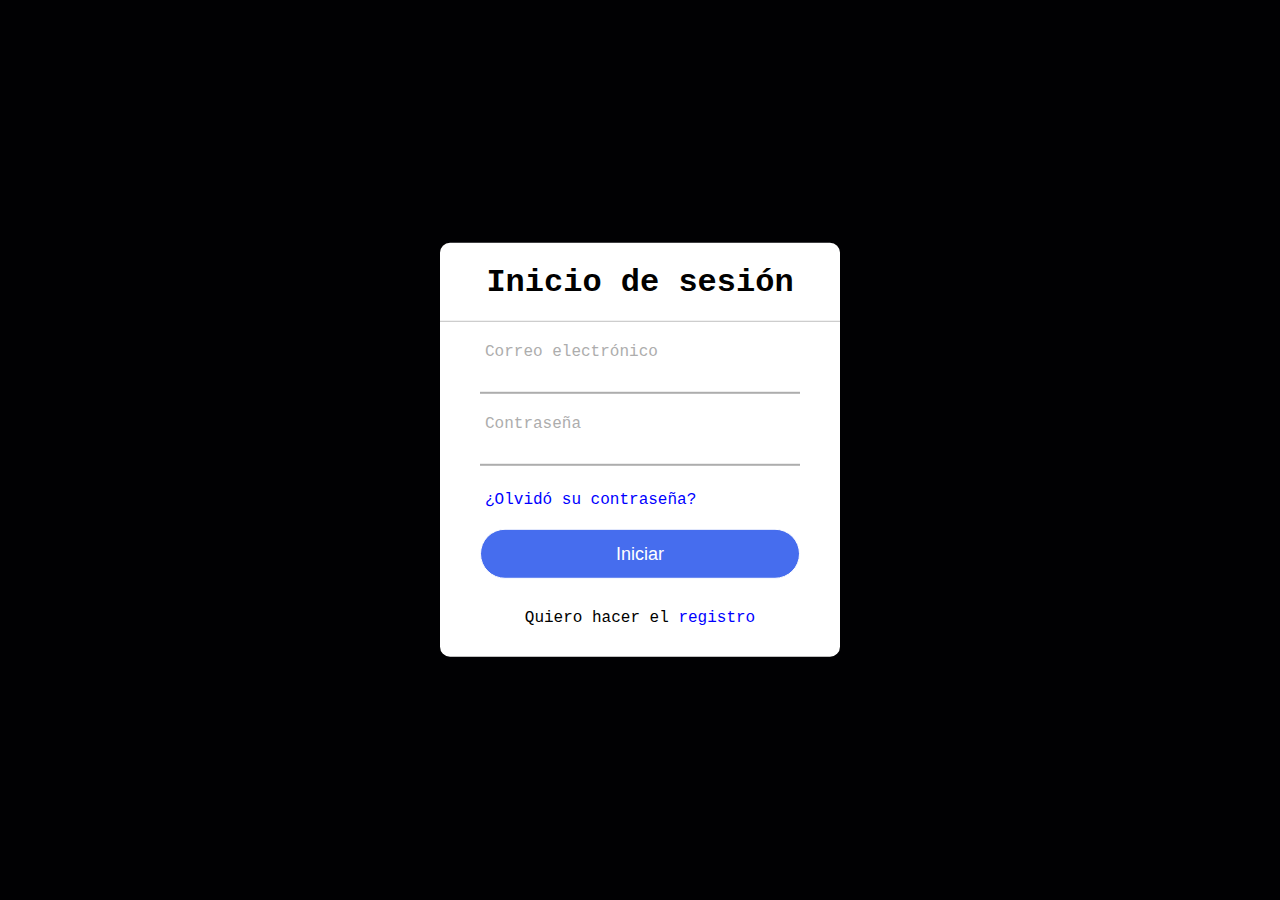
<file: practica/index.html>
<!DOCTYPE html>
<html lang="es">
<head>
    <meta charset="UTF-8">
    <meta name="viewport" content="width=device-width, initial-scale=1.0">
    <title>Login</title>
    <link href="Login.css" rel="stylesheet" type="text/css"><!--Conexion con css-->
    <link rel="icon" type="image/png" href="Imagenes\logo4m.png">
</head>
<body><!--Login-->
    <div class="formulario">
        <h1>Inicio de sesión</h1>
        <form method="post" action="login.php">
            <div class="username">
                <input type="text" name="correo" id="correo" required>
                <label>Correo electrónico</label>
            </div>
            <div class="contra">
                <input type="password" name="contrasena" id="contrasena" required>
                <label>Contraseña</label>
            </div>
            <div class="recordar">
                <a href="OlvidoSuContrasena.html">¿Olvidó su contraseña?</a>
            </div>
            <input type="submit" value="Iniciar">
            <div class="registrarse">
                Quiero hacer el <a href="registro.html">registro</a>
            </div>
        </form>
    </div>
</body>
</html>
</file>
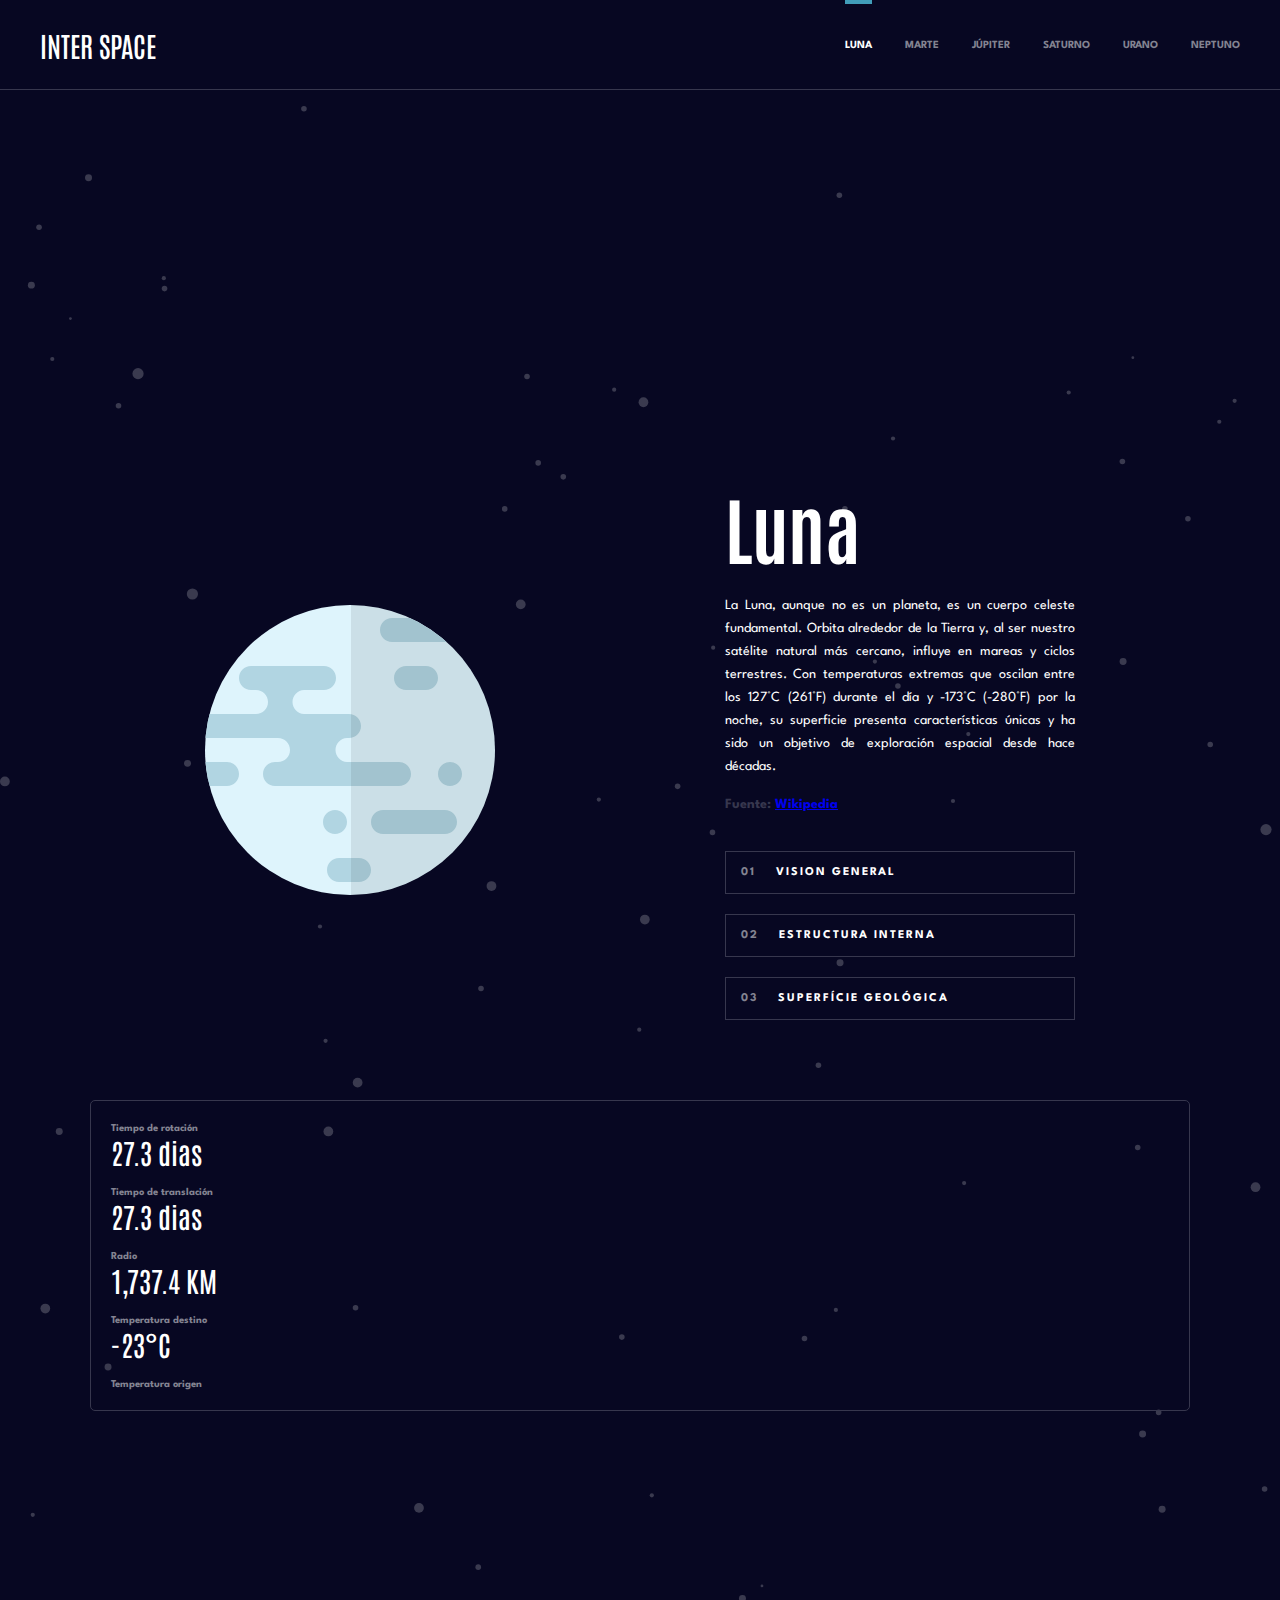
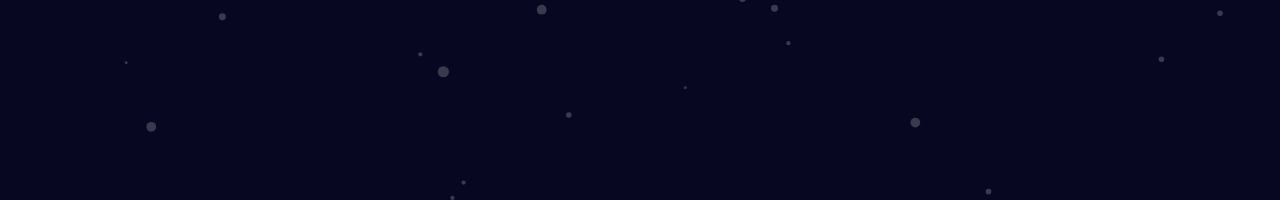
<file: practica/Mi plan de viaje/index.html>
<!DOCTYPE html>
<html lang="en">
<head>
    <meta charset="UTF-8">
    <meta http-equiv="X-UA-Compatible" content="IE=edge">
    <meta name="viewport" content="width=device-width, initial-scale=1.0">
    <title>Inter Space</title>

    <link rel="icon" type="image/png" sizes="32x32" href="images/Logo4m.png"><!--Logo en el navegador-->

    <script src="js/menu.js" defer></script> <!--Aparece un menu en el deseño responsive-->
    <script src="js/data.js" defer></script> <!--Trae la informacion de cada planeta-->
    <script src="js/script.js" defer></script> <!--Es el diseño-->
    <script src="js/main.js" defer></script> <!--Trae el clima de buenos aires-->

    <!--Conexion a css-->
    <link rel="stylesheet" href="css/components.css">
    <link rel="stylesheet" href="css/elements.css">
    <link rel="stylesheet" href="css/generic.css">
    <link rel="stylesheet" href="settings/global.css">
    <link rel="stylesheet" href="settings/reset.css">
    <link rel="stylesheet" href="settings/responsive.css">

</head>
<body>
    <header>
          <h1>Inter Space</h1>
        <nav>
            <button class="nav-button" id="0" onclick="pressButton(this.id)">Luna</button>
            <button class="nav-button" id="1" onclick="pressButton(this.id)">Marte</button>
            <button class="nav-button" id="2" onclick="pressButton(this.id)">Júpiter</button>
            <button class="nav-button" id="3" onclick="pressButton(this.id)">Saturno</button>
            <button class="nav-button" id="4" onclick="pressButton(this.id)">Urano</button>
            <button class="nav-button" id="5" onclick="pressButton(this.id)">Neptuno</button>
        </nav>
        <button class="menu-button">
            <div class="menu-toogle"></div>
            <div class="menu-toogle"></div>
            <div class="menu-toogle"></div>
        </button>
    </header>
    <main>
        <div class="planet-review">
                <img src="" alt="">
        <article class="text-section">
            <div>
                <h2></h2>
                <p></p>
                <span>Fuente: <a href="" target="_blank"> Wikipedia</a></span>
            </div>
            <div class="planet-structure">
                <button class="planet-structure-button"><span>01</span>Vision general</button>
                <button class="planet-structure-button"><span>02</span>Estructura interna</button>
                <button class="planet-structure-button"><span>03</span>Superfície geológica</button>
            </div>
        </article>
        </div>
        <article class="data-section">
            <div>
                <span>Tiempo de rotación</span>
                <h1></h1>
            </div>
            <div>
                <span>Tiempo de translación</span>
                <h1></h1>
            </div>
            <div>
                <span>Radio</span>
                <h1></h1>
            </div>
            <div>
                <span>Temperatura destino</span>
                <h1></h1>
            </div>
            <div>
                <span>Temperatura origen</span>
                <div class="contenedor__resultado" id="contenedor__datos" >
                </div>
                <form id="formulario">
                  <label for="ciudad" hidden>Ciudad:</label>
                  <input type="text" id="ciudad" name="ciudad" value="Buenos Aires" style="display: none;" required>
                
                  <label for="pais" hidden>País:</label>
                  <input type="text" id="pais" name="pais" value="Argentina" style="display: none;" required>
                </form>
                   
            </div>
              
        </article>
    </main>
</body>
</html>
</file>
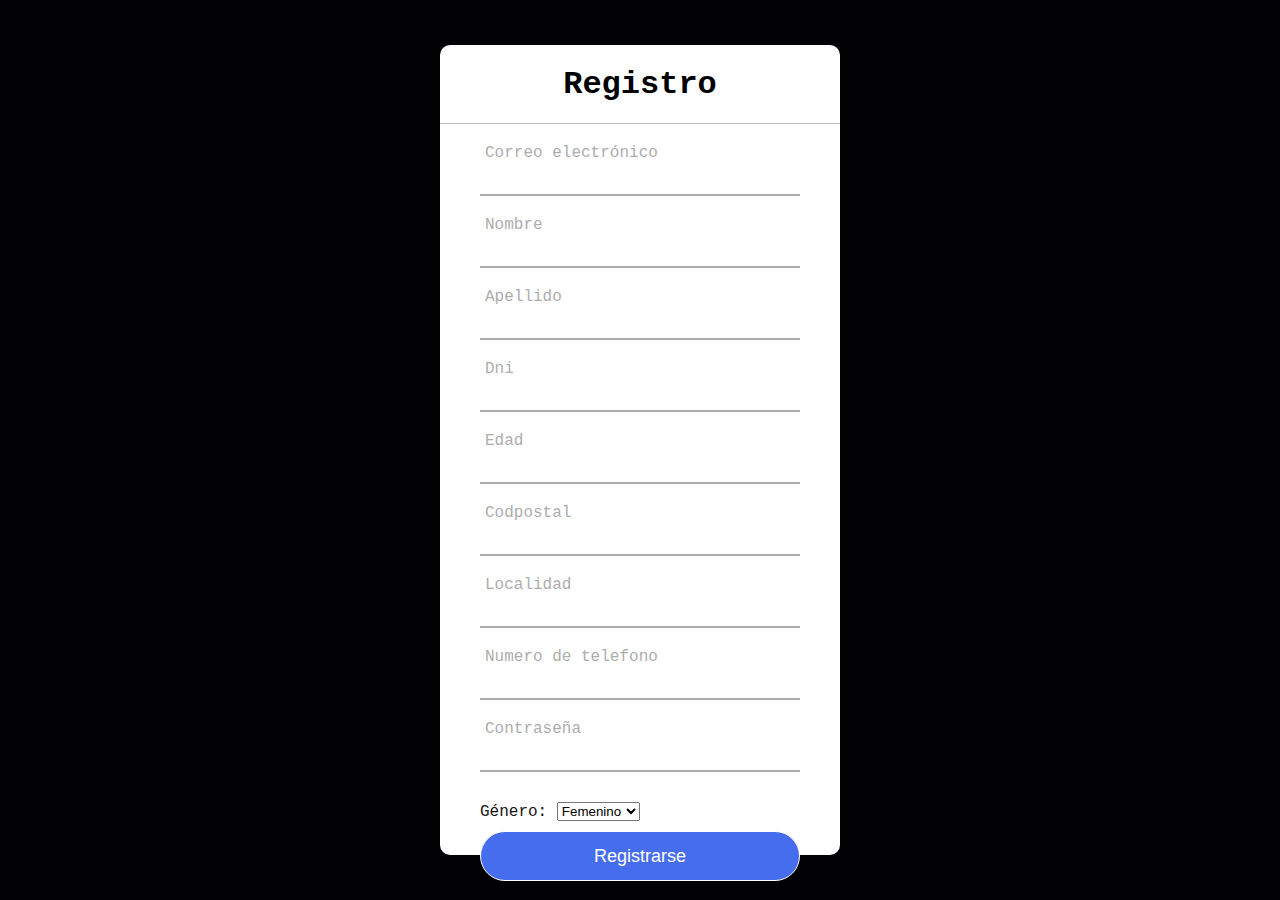
<file: practica/registro.html>
<!DOCTYPE html>
<html lang="es">
<head>
    <meta charset="UTF-8">
    <meta name="viewport" content="width=device-width, initial-scale=1.0">
    <title>Registro</title>
    <link href="registro.css" rel="stylesheet" type="text/css"><!--Conexion con css-->
    <link rel="icon" type="image/png" href="Imagenes\logo4m.png">
</head>
<body><!--Registro de personas-->
    <div class="formulario">
        <h1>Registro</h1>
        <form method="post" action="registro.php"><!-- conexion con php -->
            <div class="correo">
                <input type="text" name="correo" id="correo" required><!-- Asigna el nombre "correo" -->
                <label>Correo electrónico</label>
            </div>
            <div class="nombre">
                <input type="text" name="nombre" id="nombre" required><!-- Asigna el nombre "nombre" -->
                <label>Nombre</label>
            </div>
            <div class="nombre">
                <input type="text" name="apellido" id="apellido" required><!-- Asigna el nombre "apellido" -->
                <label>Apellido</label>
            </div>
            <div class="nombre">
                <input type="text" name="dni" id="dni" required><!-- Asigna el nombre "dni" -->
                <label>Dni</label>
            </div>
            <div class="nombre">
                <input type="text" name="edad" id="edad" required><!-- Asigna el nombre "edad" -->
                <label>Edad</label>
            </div>
            <div class="nombre">
                <input type="text" name="codpostal" id="codpostal" required><!-- Asigna el nombre "codpostal" -->
                <label>Codpostal</label>
            </div>
            <div class="nombre">
                <input type="text" name="localidad" id="localidad" required><!-- Asigna el nombre "localidad" -->
                <label>Localidad</label>
            </div>
            <div class="nombre">
                <input type="text" name="numtel" id="numtel" required><!-- Asigna el nombre "numtel" -->
                <label>Numero de telefono</label>
            </div>
            <div class="contrasena">
                <input type="password" name="contrasena" id="contrasena" required><!-- Asigna el nombre "contrasena" -->
                <label>Contraseña</label>
            </div>
            <div class="genero">
                <label for="genero">Género:</label>
                <select name="genero" id="genero" required>
                    <option value="femenino">Femenino</option>
                    <option value="masculino">Masculino</option>
                </select>
            </div>
            <div class="permisos">
                <label name="permisos" id="permisos" value="0"></label>
            </div>
            <input type="submit" value="Registrarse">
        </form><!-- conexion con php -->
    </div>
    
</body>
</html>
</file>
<file: practica/Login.css>
body{
    margin: 0;
    padding: 0;
    font-family: "Courier New", monospace;
    background: #010103;
    height: 100vh;
}
.formulario{
    position: absolute;
    top: 50%;
    left: 50%;
    transform: translate(-50%, -50%);
    width: 400px;
    background: white;
    border-radius: 10px;
}
.formulario h1{
    text-align: center;
    padding: 0 0 20px 0;
    border-bottom: 1px solid silver;
}
.formulario form{
    padding: 0 40px;
    box-sizing: border-box;
}
form .username{
    position: relative;
    border-bottom: 2px solid #adadad;
    margin: 30px 0;
}
form .contra{
    position: relative;
    border-bottom: 2px solid #adadad;
    margin: 30px 0;
}
.username input{
    width: 100%;
    padding: 0 5px;
    height: 40px;
    font-size: 16px;
    border: none;
    background: none;
    outline: none;
}
.contra input{
    width: 100%;
    padding: 0 5px;
    height: 40px;
    font-size: 16px;
    border: none;
    background: none;
    outline: none;
}
.username label{
    position: absolute;
    top: 0;
    left: 5px;
    color: #adadad;
    font-size: 16px;
    pointer-events: none;
    transition: .5s;
    transform: translateY(-50%);
}
.contra label{
    position: absolute;
    top: 0;
    left: 5px;
    color: #adadad;
    font-size: 16px;
    pointer-events: none;
    transition: .5s;
    transform: translateY(-50%);
}
.username span::before{
    content:'';
    position: absolute;
    top: 40px;
    left: 0;
    width: 100%;
    height: 2px;
    background: #466dee;
    transition: .5s;
}
.contra span::before{
    content:'';
    position: absolute;
    top: 40px;
    left: 0;
    width: 100%;
    height: 2px;
    background: #466dee;
    transition: .5s;
} 
.username input:focus ~ span::before,
.username input:focus ~ span::before{
  width: 100%;

}
.contra input:focus ~ span::before,
.contra input:focus ~ span::before{
  width: 100%;

}
.recordar{
    margin: -5px 0 20px 5px;
    color: blue;
    cursor: pointer;
    
}
.recordar a{
    color: blue;
    text-decoration: none;
}
.recordar:hover{
    text-decoration: underline;
}
input[type="submit"]{
    width: 100%;
    height: 50px;
    border: 1px solid;
    background: #466dee;
    border-radius: 25px;
    font-size: 18px;
    color: white;
    cursor: pointer;
    outline: none;
}
input[type="submit"]:hover{
    border-color: #466dee;
    transition: .5s;
}
.registrarse{
    margin: 30px 0;
    text-align: center;
    font-size: 16px;
    color: black;
}
.registrarse a{
    color: blue;
    text-decoration: none;
}
.registrarse a:hover{
    text-decoration: underline;
}
</file>
<file: practica/Mi plan de viaje/css/components.css>
@import url('components/header.css');
@import url('components/main.css');
</file>
<file: practica/Mi plan de viaje/css/elements.css>
@import url('elements/nav-button.css');
@import url('elements/planet-structure-button.css');
@import url('elements/data-section-div.css');
@import url('elements/menu-button.css');
</file>
<file: practica/Mi plan de viaje/css/generic.css>
@import url('generic/background.css');
</file>
<file: practica/Mi plan de viaje/settings/global.css>
:root {
    --color-white: #fff;
    --color-black: #070722;
    --color-dark-grey: #37374e;
    --color-light-grey: #838391;
    --color-mercury: #419db9;
    --color-venus: #eda44a;
    --color-earth: #6f2ed6;
    --color-mars: #d14e33;
    --color-jupiter: #d93b36;
    --color-saturn: #cb5020;
    --color-uranus: #1ec2a4;
    --color-neptune: #2d68f0;

    --button-hover: #313148;

    --ff-spartan: "Spartan",sans-serif;
    --ff-antonio: "Antonio",sans-serif;
    --ff-base-size: 14px;
}
</file>
<file: practica/Mi plan de viaje/settings/responsive.css>
@media screen and (max-width: 1130px) {
    header {height: 15vh; flex-direction: column;}

    header h1 {padding-top: 15px; margin-left: 0;}

    nav {
        height: 50%;
        width: 100%; 
        justify-content: space-evenly;
        margin-right: 0;
    }

    .nav-button:nth-child(1):hover {border-bottom: 4px solid var(--color-mercury);}
    .nav-button:nth-child(2):hover {border-bottom: 4px solid var(--color-venus);}
    .nav-button:nth-child(3):hover {border-bottom: 4px solid var(--color-earth);}
    .nav-button:nth-child(4):hover {border-bottom: 4px solid var(--color-mars);}
    .nav-button:nth-child(5):hover {border-bottom: 4px solid var(--color-jupiter);}
    .nav-button:nth-child(6):hover {border-bottom: 4px solid var(--color-saturn);}
    .nav-button:nth-child(7):hover {border-bottom: 4px solid var(--color-uranus);}
    .nav-button:nth-child(8):hover {border-bottom: 4px solid var(--color-neptune);}

    .planet-review, .data-section {width: 90%;}

    .planet-review {flex-direction: column;}

    .planet-review img {max-width: 40%;}

    .text-section {flex-direction: row; width: 100%; justify-content: space-around;}

    .planet-structure {justify-content: flex-end;}

}

@media screen and (max-width: 930px) {

    .data-section span {font-size: 0.6rem;}
    .data-section h1 {font-size: 2rem;}
    
}

@media screen and (max-width: 800px) {
    header {
        height: 10vh;
        flex-direction: row;
        justify-content: space-between;
        align-items: center;
    }

    header h1 {margin-left: 40px; padding-top: 0;}

    .menu-button {display: inherit; margin-right: 40px;}

    nav {
        background-color: var(--color-black);
        top: 10vh;
        display: none;
        position: absolute;
        flex-direction: column;
        gap: 0;
        justify-content: flex-start;
        align-items: center;
        height: calc(100vh - 10vh);
    }

    .nav-button {
        display: flex;
        justify-content: flex-start;
        align-items: center;
        border-bottom: 1px solid var(--button-hover);
        font-size: 1rem;
        height: 64px;
        width: 90%;
    }

    main {height: 1350px;}

    main h2 {
        display: flex; 
        justify-content: center;
        align-items: center;
        padding-top: 40px;
    }

    .text-section {flex-direction: column;}

    .text-section div {width: 100%;}

    .planet-structure {
        flex-direction: row;
        justify-content: space-between;
        gap: 0;
        width: 100%;
    }

    .planet-structure span {display: none;}

    .planet-structure-button {
        justify-content: center;
        align-items: center;
        background-color: transparent;
        border: none;
        border-bottom: 1px solid var(--color-dark-grey);
        border-radius: 10px;
    }

    .planet-structure-button:hover {border-bottom: 4px solid var();}

    .data-section {flex-direction: column;}

    .data-section div {
        flex-direction: row;
        justify-content: space-between;
        align-items: center;
    }

    .data-section div span {font-size: 0.8rem;}

    .data-section div h1 {margin-right: 20px;}

}

@media screen and (max-width: 400px) {
    main h2 {font-size: 3.8rem;}
    .planet-structure-button {font-size: 0.7rem;}
    .data-section div h1 {font-size: 1.7rem;}
}
</file>
<file: practica/registro.css>
body {
    margin: 0;
    padding: 0;
    font-family: "Courier New", monospace;
    background: #010103;
    height: 100vh;
}

.formulario {
    position: absolute;
    top: 50%;
    left: 50%;
    transform: translate(-50%, -50%);
    width: 400px;
    background: white;
    border-radius: 10px;
    height: 810px;
}

.formulario h1 {
    text-align: center;
    padding: 0 0 20px 0;
    border-bottom: 1px solid silver;
}

.formulario form {
    padding: 0 40px;
    box-sizing: border-box;
}
form .correo,
form .nombre,
form .contrasena {
    position: relative;
    border-bottom: 2px solid #adadad;
    margin: 30px 0;
}

.correo input,
.nombre input,
.contrasena input {
    width: 100%;
    padding: 0 5px;
    height: 40px;
    font-size: 16px;
    border: none;
    background: none;
    outline: none;
}

.correo label,
.nombre label,
.contrasena label {
    position: absolute;
    top: -10px; /* Ajuste para pegar la etiqueta a la parte superior */
    left: 5px;
    color: #adadad;
    font-size: 16px;
    pointer-events: none;
    transition: .5s;
}

.correo span::before,
.nombre span::before,
.contrasena span::before {
    content: '';
    position: absolute;
    top: 40px;
    left: 0;
    width: 100%;
    height: 2px;
    background: #466dee;
    transition: .5s;
}

.correo input:focus ~ label,
.nombre input:focus ~ label,
.contrasena input:focus ~ label {
    top: -5px;
    color: #466dee;
}

.correo input:focus ~ span::before,
.nombre input:focus ~ span::before,
.contrasena input:focus ~ span::before {
    width: 100%;
}

input[type="submit"] {
    width: 100%;
    height: 50px;
    border: 1px solid;
    background: #466dee;
    border-radius: 25px;
    font-size: 18px;
    color: white;
    cursor: pointer;
    outline: none;
}

input[type="submit"]:hover {
    border-color: #466dee;
    transition: .5s;
}
.genero{
    margin-bottom: 10px;
    color: #161414;
}
</file>
